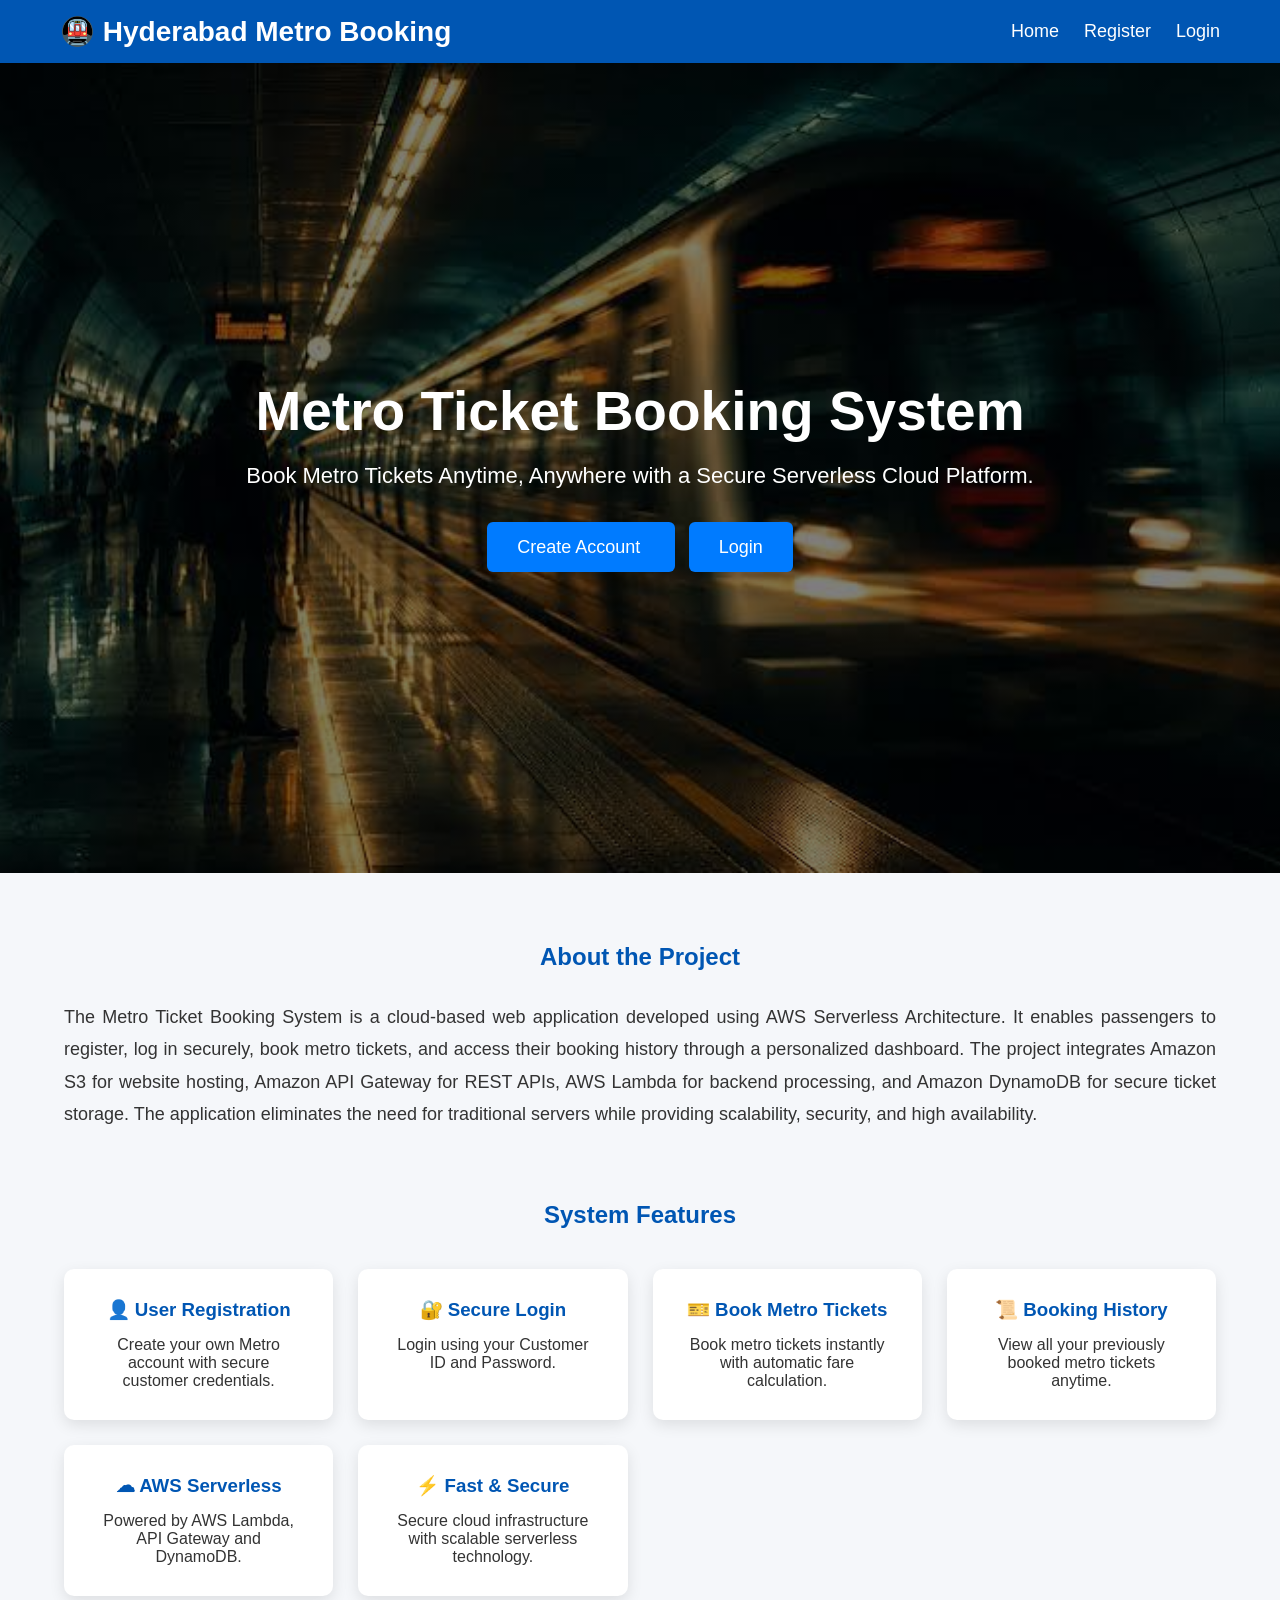
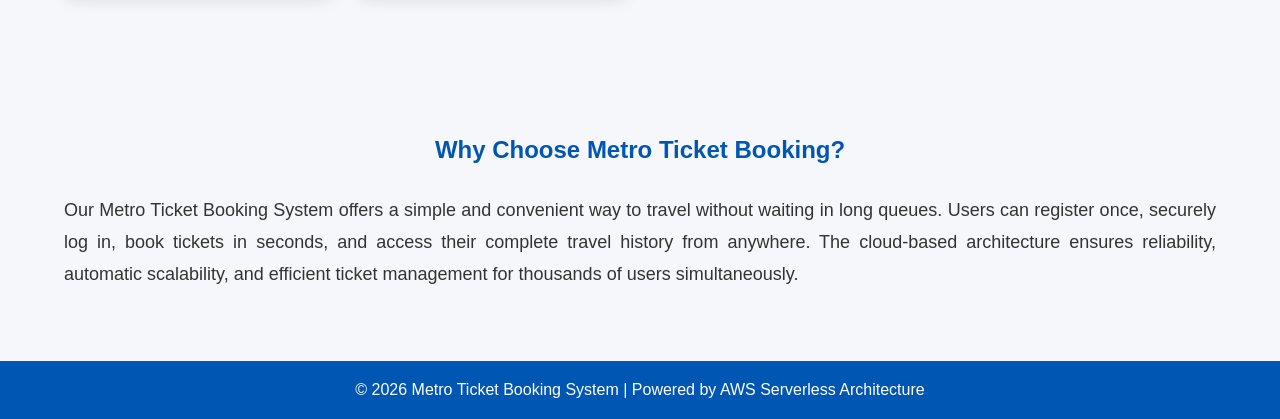
<file: index.html>
<!DOCTYPE html>
<html lang="en">

<head>

    <meta charset="UTF-8">
    <meta name="viewport" content="width=device-width, initial-scale=1.0">

    <title>Metro Ticket Booking System</title>

    <link rel="stylesheet" href="css/style.css">

</head>

<body>

    <!-- Navigation Bar -->

    <nav>

        <div class="logo">
            🚇  Hyderabad Metro Booking
        </div>

        <ul>

            <li><a href="index.html">Home</a></li>

            <li><a href="register.html">Register</a></li>

            <li><a href="login.html">Login</a></li>

        </ul>

    </nav>

    <!-- Hero Section -->

    <section class="hero">

        <div class="hero-content">

            <h1>Metro Ticket Booking System</h1>

            <p>

                Book Metro Tickets Anytime, Anywhere with a Secure Serverless Cloud Platform.

            </p>

            <br>

            <a href="register.html" class="btn">

                Create Account

            </a>

            &nbsp;&nbsp;

            <a href="login.html" class="btn">

                Login

            </a>

        </div>

    </section>

    <!-- About Section -->

    <section class="about">

        <h2>About the Project</h2>

        <p>

            The Metro Ticket Booking System is a cloud-based web application developed using AWS
            Serverless Architecture. It enables passengers to register, log in securely, book metro
            tickets, and access their booking history through a personalized dashboard. The project
            integrates Amazon S3 for website hosting, Amazon API Gateway for REST APIs, AWS Lambda
            for backend processing, and Amazon DynamoDB for secure ticket storage. The application
            eliminates the need for traditional servers while providing scalability, security,
            and high availability.

        </p>

    </section>

    <!-- Features -->

    <section class="features">

        <h2>System Features</h2>

        <div class="feature-box">

            <div class="card">

                <h3>👤 User Registration</h3>

                <p>

                    Create your own Metro account with secure customer credentials.

                </p>

            </div>

            <div class="card">

                <h3>🔐 Secure Login</h3>

                <p>

                    Login using your Customer ID and Password.

                </p>

            </div>

            <div class="card">

                <h3>🎫 Book Metro Tickets</h3>

                <p>

                    Book metro tickets instantly with automatic fare calculation.

                </p>

            </div>

            <div class="card">

                <h3>📜 Booking History</h3>

                <p>

                    View all your previously booked metro tickets anytime.

                </p>

            </div>

            <div class="card">

                <h3>☁ AWS Serverless</h3>

                <p>

                    Powered by AWS Lambda, API Gateway and DynamoDB.

                </p>

            </div>

            <div class="card">

                <h3>⚡ Fast & Secure</h3>

                <p>

                    Secure cloud infrastructure with scalable serverless technology.

                </p>

            </div>

        </div>

    </section>

    <!-- Why Choose Us -->

    <section class="about">

        <h2>Why Choose Metro Ticket Booking?</h2>

        <p>

            Our Metro Ticket Booking System offers a simple and convenient way to travel without
            waiting in long queues. Users can register once, securely log in, book tickets in
            seconds, and access their complete travel history from anywhere. The cloud-based
            architecture ensures reliability, automatic scalability, and efficient ticket
            management for thousands of users simultaneously.

        </p>

    </section>

    <!-- Footer -->

    <footer>

        <p>

            © 2026 Metro Ticket Booking System |
            Powered by AWS Serverless Architecture

        </p>

    </footer>
<script src="js/config.js"></script>
</body>

</html>
</file>
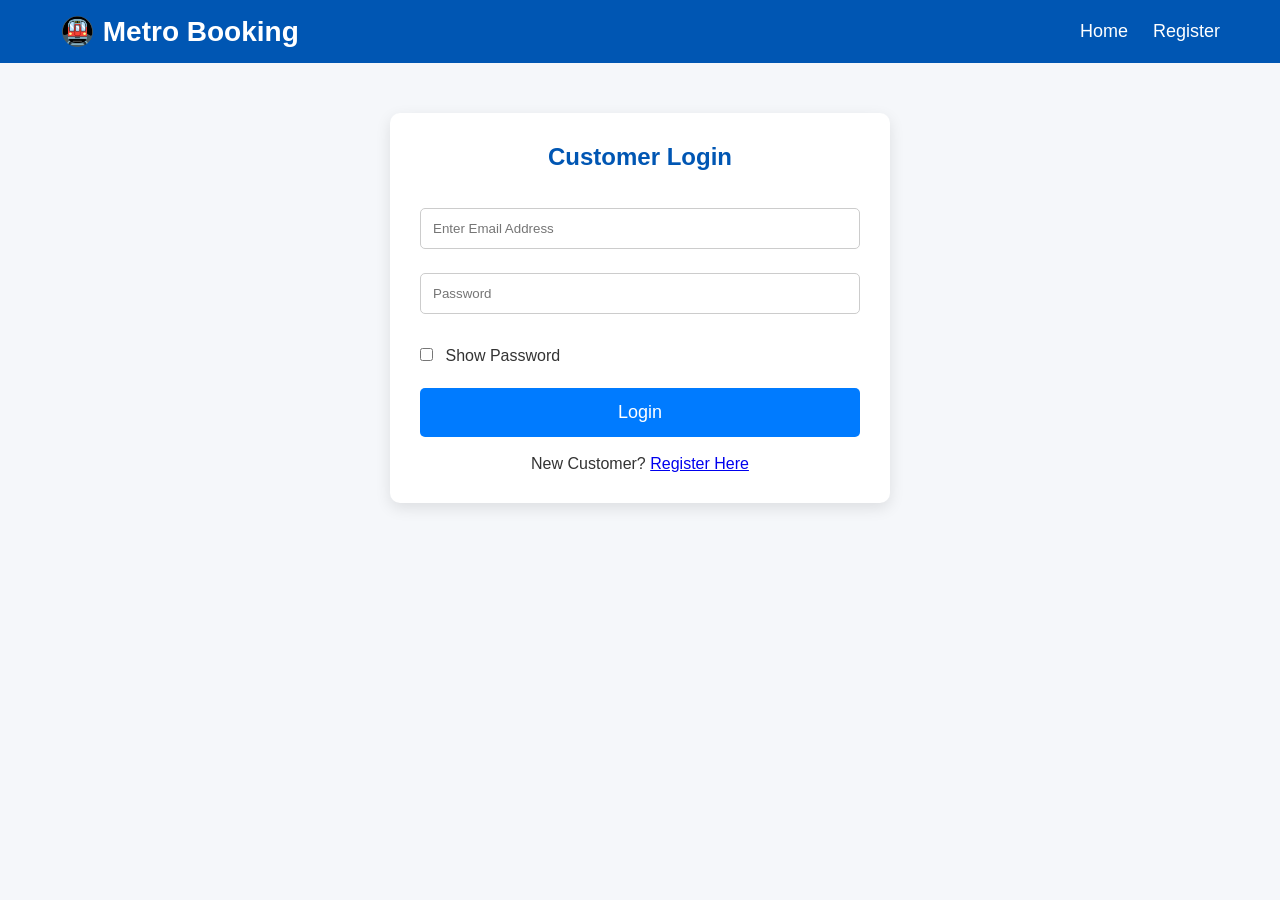
<file: dashboard.html>
<!DOCTYPE html>
<html lang="en">

<head>

<meta charset="UTF-8">
<meta name="viewport" content="width=device-width, initial-scale=1.0">

<title>Dashboard | Metro Booking</title>

<link rel="stylesheet" href="css/style.css">

</head>

<body>

<nav>

<div class="logo">
🚇 Metro Booking
</div>

<ul>

<li><a href="dashboard.html">Dashboard</a></li>
<li><a href="#" onclick="logout()">Logout</a></li>

</ul>

</nav>

<div class="container">

<h2>Welcome</h2>

<h3 id="welcomeUser"></h3>

<p style="text-align:center; margin-bottom:30px;">

Customer ID :
<strong id="customerId"></strong>

</p>

<button onclick="window.location.href='booking.html'">

🎫 Book Ticket

</button>

<button onclick="window.location.href='mytickets.html'">

📜 My Tickets

</button>

<button onclick="logout()">

🚪 Logout

</button>

</div>
<script src="js/config.js"></script>
<script src="js/dashboard/dashboard.js"></script>

</body>

</html>
</file>
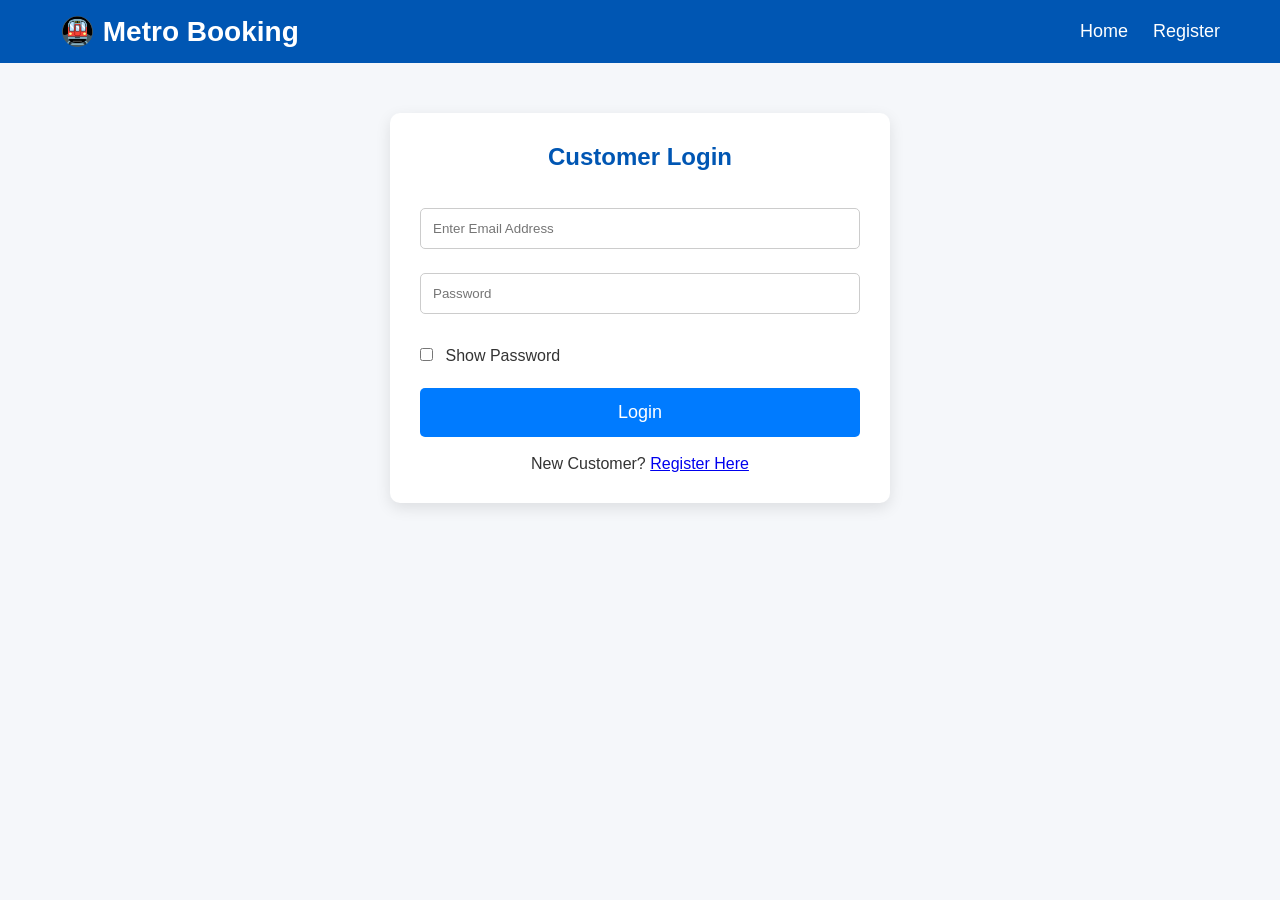
<file: ticket.html>
<!DOCTYPE html>
<html lang="en">

<head>

    <meta charset="UTF-8">
    <meta name="viewport" content="width=device-width, initial-scale=1.0">

    <title>Metro Ticket</title>

    <link rel="stylesheet" href="css/style.css">

</head>

<body>

    <!-- Navigation -->

    <nav>

        <div class="logo">
            🚇 Metro Booking
        </div>

        <ul>

            <li><a href="dashboard.html">Dashboard</a></li>

            <li><a href="booking.html">Book Ticket</a></li>

            <li><a href="mytickets.html">My Tickets</a></li>

            <li><a href="#" onclick="logout()">Logout</a></li>

        </ul>

    </nav>

    <!-- Ticket -->

    <div class="ticket">

        <h2>🎫 Metro Ticket</h2>

        <hr><br>

        <p><strong>Ticket ID :</strong> <span id="ticketId"></span></p>

        <p><strong>Passenger Name :</strong> <span id="name"></span></p>

        <p><strong>Mobile Number :</strong> <span id="mobile"></span></p>

        <p><strong>Source Station :</strong> <span id="source"></span></p>

        <p><strong>Destination Station :</strong> <span id="destination"></span></p>

        <p><strong>Travel Date :</strong> <span id="travelDate"></span></p>

        <p><strong>Fare :</strong> ₹ <span id="fare"></span></p>

        <p><strong>Booking Time :</strong> <span id="bookingTime"></span></p>

        <p>

            <strong>Status :</strong>

            <span id="status" style="color:green;font-weight:bold;"></span>

        </p>

        <br>

        <button onclick="window.print()">

            🖨 Print Ticket

        </button>

        <br><br>

        <button onclick="window.location.href='booking.html'">

            🚇 Book Another Ticket

        </button>

        <br><br>

        <button onclick="window.location.href='mytickets.html'">

            📜 My Tickets

        </button>

        <br><br>

        <button onclick="window.location.href='dashboard.html'">

            🏠 Dashboard

        </button>

    </div>
    <script src="js/config.js"></script>
    <script src="js/ticket/ticket.js"></script>
    

</body>

</html>
</file>
<file: css/style.css>
/* Reset */

*{
    margin:0;
    padding:0;
    box-sizing:border-box;
    font-family:Arial, Helvetica, sans-serif;
}

body{
    background:#f5f7fa;
    color:#333;
}

/* Navigation */

nav{
    background:#0056b3;
    display:flex;
    justify-content:space-between;
    align-items:center;
    padding:15px 60px;
    color:white;
}

.logo{
    font-size:28px;
    font-weight:bold;
}

nav ul{
    list-style:none;
    display:flex;
}

nav ul li{
    margin-left:25px;
}

nav ul li a{
    color:white;
    text-decoration:none;
    font-size:18px;
    transition:.3s;
}

nav ul li a:hover{
    color:#ffd700;
}

/* Hero */

.hero{
    height:90vh;
    display:flex;
    justify-content:center;
    align-items:center;
    text-align:center;
    background:linear-gradient(rgba(0,0,0,.5),rgba(0,0,0,.5)),
    url("../images/metro-train.jpg");
    background-size:cover;
    background-position:center;
    color:white;
}

.hero-content h1{
    font-size:55px;
    margin-bottom:20px;
}

.hero-content p{
    font-size:22px;
    margin-bottom:30px;
}

.btn{
    padding:15px 30px;
    background:#007bff;
    color:white;
    text-decoration:none;
    border-radius:6px;
    transition:.3s;
    font-size:18px;
}

.btn:hover{
    background:#003d80;
}

/* About */

.about{
    width:90%;
    margin:auto;
    padding:70px 0;
}

.about h2{
    text-align:center;
    color:#0056b3;
    margin-bottom:30px;
}

.about p{
    font-size:18px;
    line-height:1.8;
    text-align:justify;
}

/* Features */

.features{
    width:90%;
    margin:auto;
    padding-bottom:70px;
}

.features h2{
    text-align:center;
    color:#0056b3;
    margin-bottom:40px;
}

.feature-box{
    display:grid;
    grid-template-columns:repeat(auto-fit,minmax(250px,1fr));
    gap:25px;
}

.card{
    background:white;
    padding:30px;
    border-radius:10px;
    box-shadow:0 5px 15px rgba(0,0,0,.1);
    text-align:center;
    transition:.3s;
}

.card:hover{
    transform:translateY(-8px);
}

.card h3{
    color:#0056b3;
    margin-bottom:15px;
}

/* Footer */

footer{
    background:#0056b3;
    color:white;
    text-align:center;
    padding:20px;
}

/* Booking Page */

.container{
    width:500px;
    margin:50px auto;
    background:white;
    padding:30px;
    border-radius:10px;
    box-shadow:0 5px 15px rgba(0,0,0,.1);
}

.container h2{
    text-align:center;
    color:#0056b3;
    margin-bottom:25px;
}

input,
select{
    width:100%;
    padding:12px;
    margin:12px 0;
    border:1px solid #ccc;
    border-radius:5px;
}

button{
    width:100%;
    padding:14px;
    border:none;
    background:#007bff;
    color:white;
    font-size:18px;
    cursor:pointer;
    margin-top:15px;
    border-radius:5px;
}

button:hover{
    background:#0056b3;
}

#fare{
    margin-top:20px;
    font-size:22px;
    color:green;
    text-align:center;
}

/* Ticket */

.ticket{
    width:600px;
    margin:50px auto;
    background:white;
    padding:35px;
    border-radius:12px;
    box-shadow:0 5px 15px rgba(0,0,0,.15);
}

.ticket h2{
    text-align:center;
    color:#0056b3;
    margin-bottom:25px;
}

.ticket p{
    margin:12px 0;
    font-size:18px;
}

/* Responsive */

@media(max-width:768px){

nav{
    flex-direction:column;
}

nav ul{
    margin-top:15px;
}

.hero-content h1{
    font-size:35px;
}

.container{
    width:95%;
}

.ticket{
    width:95%;
}

}
</file>
